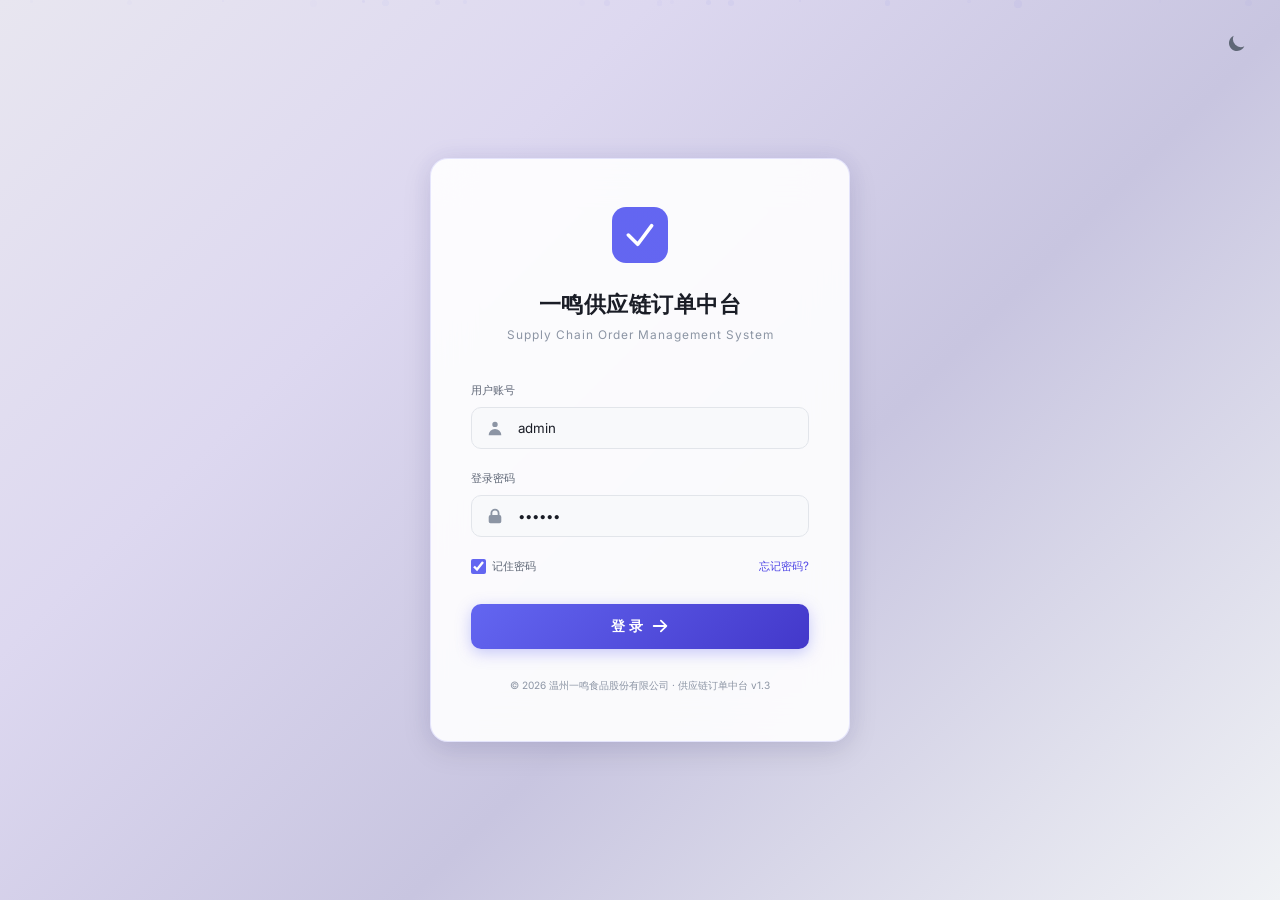
<file: index.html>
<!DOCTYPE html>
<html lang="zh-CN">
<head>
    <meta charset="UTF-8">
    <meta name="viewport" content="width=device-width, initial-scale=1.0">
    <title>一鸣供应链订单中台 OMS</title>
    <meta name="description" content="一鸣食品供应链订单中台管理系统 - 多渠道订单统一管理平台">
    <link href="https://fonts.googleapis.com/css2?family=Inter:wght@300;400;500;600;700;800&display=swap" rel="stylesheet">
    <link rel="stylesheet" href="styles.css">
</head>
<body>
    <!-- Login Page -->
    <div id="login-page" class="login-page">
        <button class="theme-toggle" onclick="toggleTheme()" style="position:absolute;top:24px;right:24px;z-index:10">
            <svg class="icon-moon" viewBox="0 0 20 20" fill="currentColor"><path d="M17.293 13.293A8 8 0 016.707 2.707a8.001 8.001 0 1010.586 10.586z"/></svg>
            <svg class="icon-sun" viewBox="0 0 20 20" fill="currentColor"><path fill-rule="evenodd" d="M10 2a1 1 0 011 1v1a1 1 0 11-2 0V3a1 1 0 011-1zm4 8a4 4 0 11-8 0 4 4 0 018 0zm-.464 4.95l.707.707a1 1 0 001.414-1.414l-.707-.707a1 1 0 00-1.414 1.414zm2.12-10.607a1 1 0 010 1.414l-.706.707a1 1 0 11-1.414-1.414l.707-.707a1 1 0 011.414 0zM17 11a1 1 0 100-2h-1a1 1 0 100 2h1zm-7 4a1 1 0 011 1v1a1 1 0 11-2 0v-1a1 1 0 011-1zM5.05 6.464A1 1 0 106.465 5.05l-.708-.707a1 1 0 00-1.414 1.414l.707.707zm1.414 8.486l-.707.707a1 1 0 01-1.414-1.414l.707-.707a1 1 0 011.414 1.414zM4 11a1 1 0 100-2H3a1 1 0 000 2h1z" clip-rule="evenodd"/></svg>
        </button>
        <div class="login-particles" id="particles"></div>
        <div class="login-container">
            <div class="login-brand">
                <div class="login-logo">
                    <svg viewBox="0 0 48 48" fill="none">
                        <rect width="48" height="48" rx="12" fill="url(#logo-grad)"/>
                        <path d="M14 24L22 32L34 16" stroke="white" stroke-width="3" stroke-linecap="round" stroke-linejoin="round"/>
                        <defs><linearGradient id="logo-grad" x1="0" y1="0" x2="48" y2="48"><stop stop-color="#6366f1"/><stop offset="1" stop-color="#8b5cf6"/></linearGradient></defs>
                    </svg>
                </div>
                <h1>一鸣供应链订单中台</h1>
                <p class="login-subtitle">Supply Chain Order Management System</p>
            </div>
            <form class="login-form" onsubmit="handleLogin(event)">
                <div class="form-group">
                    <label for="username">用户账号</label>
                    <div class="input-wrapper">
                        <svg class="input-icon" viewBox="0 0 20 20" fill="currentColor"><path fill-rule="evenodd" d="M10 9a3 3 0 100-6 3 3 0 000 6zm-7 9a7 7 0 1114 0H3z" clip-rule="evenodd"/></svg>
                        <input type="text" id="username" placeholder="请输入域账号" value="admin" autocomplete="off">
                    </div>
                </div>
                <div class="form-group">
                    <label for="password">登录密码</label>
                    <div class="input-wrapper">
                        <svg class="input-icon" viewBox="0 0 20 20" fill="currentColor"><path fill-rule="evenodd" d="M5 9V7a5 5 0 0110 0v2a2 2 0 012 2v5a2 2 0 01-2 2H5a2 2 0 01-2-2v-5a2 2 0 012-2zm8-2v2H7V7a3 3 0 016 0z" clip-rule="evenodd"/></svg>
                        <input type="password" id="password" placeholder="请输入密码" value="123456">
                    </div>
                </div>
                <div class="form-options">
                    <label class="checkbox-label">
                        <input type="checkbox" checked> <span>记住密码</span>
                    </label>
                    <a href="#" class="forgot-link">忘记密码?</a>
                </div>
                <button type="submit" class="login-btn">
                    <span>登 录</span>
                    <svg viewBox="0 0 20 20" fill="currentColor" class="btn-arrow"><path fill-rule="evenodd" d="M10.293 3.293a1 1 0 011.414 0l6 6a1 1 0 010 1.414l-6 6a1 1 0 01-1.414-1.414L14.586 11H3a1 1 0 110-2h11.586l-4.293-4.293a1 1 0 010-1.414z" clip-rule="evenodd"/></svg>
                </button>
            </form>
            <div class="login-footer">
                <p>© 2026 温州一鸣食品股份有限公司 · 供应链订单中台 v1.3</p>
            </div>
        </div>
    </div>

    <!-- Main Application -->
    <div id="app" class="app" style="display:none">
        <!-- Sidebar -->
        <aside class="sidebar" id="sidebar">
            <div class="sidebar-header">
                <div class="sidebar-logo">
                    <svg viewBox="0 0 32 32" fill="none"><rect width="32" height="32" rx="8" fill="url(#sg)"/><path d="M10 16L14 20L22 12" stroke="white" stroke-width="2.5" stroke-linecap="round" stroke-linejoin="round"/><defs><linearGradient id="sg" x1="0" y1="0" x2="32" y2="32"><stop stop-color="#6366f1"/><stop offset="1" stop-color="#8b5cf6"/></linearGradient></defs></svg>
                </div>
                <div class="sidebar-title">
                    <h2>订单中台</h2>
                    <span>OMS</span>
                </div>
            </div>
            <nav class="sidebar-nav">
                <div class="nav-section-title">主菜单</div>
                <a href="#" class="nav-item active" data-page="dashboard" onclick="navigateTo('dashboard', this)">
                    <svg viewBox="0 0 20 20" fill="currentColor"><path d="M3 4a1 1 0 011-1h12a1 1 0 011 1v2a1 1 0 01-1 1H4a1 1 0 01-1-1V4zm0 6a1 1 0 011-1h6a1 1 0 011 1v6a1 1 0 01-1 1H4a1 1 0 01-1-1v-6zm10 0a1 1 0 011-1h2a1 1 0 011 1v6a1 1 0 01-1 1h-2a1 1 0 01-1-1v-6z"/></svg>
                    <span>工作台</span>
                </a>
                <div class="nav-section-title">业务管理</div>
                <a href="#" class="nav-item" data-page="order-review" onclick="navigateTo('order-review', this)">
                    <svg viewBox="0 0 20 20" fill="currentColor"><path d="M9 2a1 1 0 000 2h2a1 1 0 100-2H9z"/><path fill-rule="evenodd" d="M4 5a2 2 0 012-2 3 3 0 003 3h2a3 3 0 003-3 2 2 0 012 2v11a2 2 0 01-2 2H6a2 2 0 01-2-2V5zm9.707 5.707a1 1 0 00-1.414-1.414L9 12.586l-1.293-1.293a1 1 0 00-1.414 1.414l2 2a1 1 0 001.414 0l4-4z" clip-rule="evenodd"/></svg>
                    <span>订单审核</span>
                    <span class="nav-badge">12</span>
                </a>
                <a href="#" class="nav-item" data-page="order-create" onclick="navigateTo('order-create', this)">
                    <svg viewBox="0 0 20 20" fill="currentColor"><path fill-rule="evenodd" d="M6 2a2 2 0 00-2 2v12a2 2 0 002 2h8a2 2 0 002-2V7.414A2 2 0 0015.414 6L12 2.586A2 2 0 0010.586 2H6zm5 6a1 1 0 10-2 0v2H7a1 1 0 100 2h2v2a1 1 0 102 0v-2h2a1 1 0 100-2h-2V8z" clip-rule="evenodd"/></svg>
                    <span>订单新建</span>
                </a>
                <a href="#" class="nav-item" data-page="order-query" onclick="navigateTo('order-query', this)">
                    <svg viewBox="0 0 20 20" fill="currentColor"><path fill-rule="evenodd" d="M8 4a4 4 0 100 8 4 4 0 000-8zM2 8a6 6 0 1110.89 3.476l4.817 4.817a1 1 0 01-1.414 1.414l-4.816-4.816A6 6 0 012 8z" clip-rule="evenodd"/></svg>
                    <span>订单查询</span>
                </a>
                <a href="#" class="nav-item" data-page="order-transfer" onclick="navigateTo('order-transfer', this)">
                    <svg viewBox="0 0 20 20" fill="currentColor"><path d="M8 5a1 1 0 100 2h5.586l-1.293 1.293a1 1 0 001.414 1.414l3-3a1 1 0 000-1.414l-3-3a1 1 0 10-1.414 1.414L13.586 5H8zM12 15a1 1 0 100-2H6.414l1.293-1.293a1 1 0 10-1.414-1.414l-3 3a1 1 0 000 1.414l3 3a1 1 0 001.414-1.414L6.414 15H12z"/></svg>
                    <span>订单调货</span>
                </a>
                <div class="nav-section-title">后台管理</div>
                <a href="#" class="nav-item" data-page="rule-deadline" onclick="navigateTo('rule-deadline', this)">
                    <svg viewBox="0 0 20 20" fill="currentColor"><path fill-rule="evenodd" d="M10 18a8 8 0 100-16 8 8 0 000 16zm1-12a1 1 0 10-2 0v4a1 1 0 00.293.707l2.828 2.829a1 1 0 101.415-1.415L11 9.586V6z" clip-rule="evenodd"/></svg>
                    <span>截止时间规则</span>
                </a>
                <a href="#" class="nav-item" data-page="rule-gift" onclick="navigateTo('rule-gift', this)">
                    <svg viewBox="0 0 20 20" fill="currentColor"><path fill-rule="evenodd" d="M5 5a3 3 0 015-2.236A3 3 0 0114.83 6H16a2 2 0 110 4h-5V9a1 1 0 10-2 0v1H4a2 2 0 110-4h1.17C5.06 5.687 5 5.35 5 5zm4 1V5a1 1 0 10-1 1h1zm2 0a1 1 0 10-1-1v1h1z" clip-rule="evenodd"/><path d="M9 11H3v5a2 2 0 002 2h4v-7zm2 7h4a2 2 0 002-2v-5h-6v7z"/></svg>
                    <span>附赠品规则</span>
                </a>
                <a href="#" class="nav-item" data-page="rule-bom" onclick="navigateTo('rule-bom', this)">
                    <svg viewBox="0 0 20 20" fill="currentColor"><path d="M7 3a1 1 0 000 2h6a1 1 0 100-2H7zM4 7a1 1 0 011-1h10a1 1 0 110 2H5a1 1 0 01-1-1zm-2 4a2 2 0 012-2h12a2 2 0 012 2v4a2 2 0 01-2 2H4a2 2 0 01-2-2v-4z"/></svg>
                    <span>组合商品BOM</span>
                </a>
                <a href="#" class="nav-item" data-page="rule-noorder" onclick="navigateTo('rule-noorder', this)">
                    <svg viewBox="0 0 20 20" fill="currentColor"><path fill-rule="evenodd" d="M13.477 14.89A6 6 0 015.11 6.524l8.367 8.368zm1.414-1.414L6.524 5.11a6 6 0 018.367 8.367zM18 10a8 8 0 11-16 0 8 8 0 0116 0z" clip-rule="evenodd"/></svg>
                    <span>不可要货规则</span>
                </a>
                <a href="#" class="nav-item" data-page="rule-urgent" onclick="navigateTo('rule-urgent', this)">
                    <svg viewBox="0 0 20 20" fill="currentColor"><path fill-rule="evenodd" d="M11.3 1.046A1 1 0 0112 2v5h4a1 1 0 01.82 1.573l-7 10A1 1 0 018 18v-5H4a1 1 0 01-.82-1.573l7-10a1 1 0 011.12-.38z" clip-rule="evenodd"/></svg>
                    <span>紧急加单数量</span>
                </a>
                <a href="#" class="nav-item" data-page="rule-transfer" onclick="navigateTo('rule-transfer', this)">
                    <svg viewBox="0 0 20 20" fill="currentColor"><path d="M8 5a1 1 0 100 2h5.586l-1.293 1.293a1 1 0 001.414 1.414l3-3a1 1 0 000-1.414l-3-3a1 1 0 10-1.414 1.414L13.586 5H8zM12 15a1 1 0 100-2H6.414l1.293-1.293a1 1 0 10-1.414-1.414l-3 3a1 1 0 000 1.414l3 3a1 1 0 001.414-1.414L6.414 15H12z"/></svg>
                    <span>调货规则</span>
                </a>
                <a href="#" class="nav-item" data-page="rule-audit" onclick="navigateTo('rule-audit', this)">
                    <svg viewBox="0 0 20 20" fill="currentColor"><path fill-rule="evenodd" d="M6 2a1 1 0 00-1 1v1H4a2 2 0 00-2 2v10a2 2 0 002 2h12a2 2 0 002-2V6a2 2 0 00-2-2h-1V3a1 1 0 10-2 0v1H7V3a1 1 0 00-1-1zm0 5a1 1 0 000 2h8a1 1 0 100-2H6z" clip-rule="evenodd"/></svg>
                    <span>定时审核规则</span>
                </a>
                <a href="#" class="nav-item" data-page="rule-split" onclick="navigateTo('rule-split', this)">
                    <svg viewBox="0 0 20 20" fill="currentColor"><path d="M2 6a2 2 0 012-2h5l2 2h5a2 2 0 012 2v6a2 2 0 01-2 2H4a2 2 0 01-2-2V6z"/></svg>
                    <span>物流拆单分类</span>
                </a>
                <a href="#" class="nav-item" data-page="rule-store" onclick="navigateTo('rule-store', this)">
                    <svg viewBox="0 0 20 20" fill="currentColor"><path fill-rule="evenodd" d="M4 4a2 2 0 012-2h8a2 2 0 012 2v12a1 1 0 01-1 1h-2a1 1 0 01-1-1v-2a1 1 0 00-1-1H9a1 1 0 00-1 1v2a1 1 0 01-1 1H5a1 1 0 01-1-1V4zm3 1h2v2H7V5zm2 4H7v2h2V9zm2-4h2v2h-2V5zm2 4h-2v2h2V9z" clip-rule="evenodd"/></svg>
                    <span>奶吧开闭店</span>
                </a>
                <div class="nav-section-title">数据中心</div>
                <a href="#" class="nav-item" data-page="monitor" onclick="navigateTo('monitor', this)">
                    <svg viewBox="0 0 20 20" fill="currentColor"><path d="M3 4a1 1 0 011-1h12a1 1 0 011 1v2a1 1 0 01-1 1H4a1 1 0 01-1-1V4z"/><path fill-rule="evenodd" d="M3 10a1 1 0 011-1h12a1 1 0 011 1v6a1 1 0 01-1 1H4a1 1 0 01-1-1v-6zm2 1v4h8v-4H5z" clip-rule="evenodd"/></svg>
                    <span>订单监控</span>
                </a>
                <a href="#" class="nav-item" data-page="reports" onclick="navigateTo('reports', this)">
                    <svg viewBox="0 0 20 20" fill="currentColor"><path fill-rule="evenodd" d="M3 3a1 1 0 000 2v8a2 2 0 002 2h2.586l-1.293 1.293a1 1 0 101.414 1.414L10 15.414l2.293 2.293a1 1 0 001.414-1.414L12.414 15H15a2 2 0 002-2V5a1 1 0 100-2H3zm11 4a1 1 0 10-2 0v4a1 1 0 102 0V7zm-3 2a1 1 0 10-2 0v2a1 1 0 102 0V9zM8 11a1 1 0 10-2 0v0a1 1 0 102 0z" clip-rule="evenodd"/></svg>
                    <span>报表查询</span>
                </a>
                <a href="#" class="nav-item" data-page="messages" onclick="navigateTo('messages', this)">
                    <svg viewBox="0 0 20 20" fill="currentColor"><path d="M10 2a6 6 0 00-6 6v3.586l-.707.707A1 1 0 004 14h12a1 1 0 00.707-1.707L16 11.586V8a6 6 0 00-6-6zm0 16a3 3 0 01-3-3h6a3 3 0 01-3 3z"/></svg>
                    <span>消息通知</span>
                    <span class="nav-badge">3</span>
                </a>
                <div class="nav-section-title">日志管理</div>
                <a href="#" class="nav-item" data-page="log-operation" onclick="navigateTo('log-operation', this)">
                    <svg viewBox="0 0 20 20" fill="currentColor"><path fill-rule="evenodd" d="M4 4a2 2 0 012-2h4.586A2 2 0 0112 2.586L15.414 6A2 2 0 0116 7.414V16a2 2 0 01-2 2H6a2 2 0 01-2-2V4zm2 6a1 1 0 011-1h6a1 1 0 110 2H7a1 1 0 01-1-1zm1 3a1 1 0 100 2h6a1 1 0 100-2H7z" clip-rule="evenodd"/></svg>
                    <span>操作日志</span>
                </a>
                <a href="#" class="nav-item" data-page="log-system" onclick="navigateTo('log-system', this)">
                    <svg viewBox="0 0 20 20" fill="currentColor"><path fill-rule="evenodd" d="M2 5a2 2 0 012-2h12a2 2 0 012 2v10a2 2 0 01-2 2H4a2 2 0 01-2-2V5zm3.293 1.293a1 1 0 011.414 0l3 3a1 1 0 010 1.414l-3 3a1 1 0 01-1.414-1.414L7.586 10 5.293 7.707a1 1 0 010-1.414zM11 12a1 1 0 100 2h3a1 1 0 100-2h-3z" clip-rule="evenodd"/></svg>
                    <span>系统日志</span>
                </a>
                <div class="nav-section-title">系统设置</div>
                <a href="#" class="nav-item" data-page="settings" onclick="navigateTo('settings', this)">
                    <svg viewBox="0 0 20 20" fill="currentColor"><path fill-rule="evenodd" d="M11.49 3.17c-.38-1.56-2.6-1.56-2.98 0a1.532 1.532 0 01-2.286.948c-1.372-.836-2.942.734-2.106 2.106.54.886.061 2.042-.947 2.287-1.561.379-1.561 2.6 0 2.978a1.532 1.532 0 01.947 2.287c-.836 1.372.734 2.942 2.106 2.106a1.532 1.532 0 012.287.947c.379 1.561 2.6 1.561 2.978 0a1.533 1.533 0 012.287-.947c1.372.836 2.942-.734 2.106-2.106a1.533 1.533 0 01.947-2.287c1.561-.379 1.561-2.6 0-2.978a1.532 1.532 0 01-.947-2.287c.836-1.372-.734-2.942-2.106-2.106a1.532 1.532 0 01-2.287-.947zM10 13a3 3 0 100-6 3 3 0 000 6z" clip-rule="evenodd"/></svg>
                    <span>系统管理</span>
                </a>
            </nav>
            <div class="sidebar-footer">
                <div class="user-card" onclick="handleLogout()">
                    <div class="user-avatar">陈</div>
                    <div class="user-info">
                        <span class="user-name">陈文静</span>
                        <span class="user-role">订单中心专员</span>
                    </div>
                    <svg viewBox="0 0 20 20" fill="currentColor" class="logout-icon"><path fill-rule="evenodd" d="M3 3a1 1 0 00-1 1v12a1 1 0 102 0V4a1 1 0 00-1-1zm10.293 9.293a1 1 0 001.414 1.414l3-3a1 1 0 000-1.414l-3-3a1 1 0 10-1.414 1.414L14.586 9H7a1 1 0 100 2h7.586l-1.293 1.293z" clip-rule="evenodd"/></svg>
                </div>
            </div>
        </aside>

        <!-- Main Content -->
        <main class="main-content">
            <!-- Top Bar -->
            <header class="topbar">
                <div class="topbar-left">
                    <button class="menu-toggle" onclick="toggleSidebar()">
                        <svg viewBox="0 0 20 20" fill="currentColor"><path fill-rule="evenodd" d="M3 5a1 1 0 011-1h12a1 1 0 110 2H4a1 1 0 01-1-1zm0 5a1 1 0 011-1h12a1 1 0 110 2H4a1 1 0 01-1-1zm0 5a1 1 0 011-1h6a1 1 0 110 2H4a1 1 0 01-1-1z" clip-rule="evenodd"/></svg>
                    </button>
                    <div class="breadcrumb" id="breadcrumb">
                        <span>首页</span>
                        <span class="separator">›</span>
                        <span class="current">工作台</span>
                    </div>
                </div>
                <div class="topbar-right">
                    <div class="topbar-search">
                        <svg viewBox="0 0 20 20" fill="currentColor"><path fill-rule="evenodd" d="M8 4a4 4 0 100 8 4 4 0 000-8zM2 8a6 6 0 1110.89 3.476l4.817 4.817a1 1 0 01-1.414 1.414l-4.816-4.816A6 6 0 012 8z" clip-rule="evenodd"/></svg>
                        <input type="text" placeholder="搜索订单号、客户...">
                    </div>
                    <button class="theme-toggle" onclick="toggleTheme()" title="切换主题">
                        <svg class="icon-moon" viewBox="0 0 20 20" fill="currentColor"><path d="M17.293 13.293A8 8 0 016.707 2.707a8.001 8.001 0 1010.586 10.586z"/></svg>
                        <svg class="icon-sun" viewBox="0 0 20 20" fill="currentColor"><path fill-rule="evenodd" d="M10 2a1 1 0 011 1v1a1 1 0 11-2 0V3a1 1 0 011-1zm4 8a4 4 0 11-8 0 4 4 0 018 0zm-.464 4.95l.707.707a1 1 0 001.414-1.414l-.707-.707a1 1 0 00-1.414 1.414zm2.12-10.607a1 1 0 010 1.414l-.706.707a1 1 0 11-1.414-1.414l.707-.707a1 1 0 011.414 0zM17 11a1 1 0 100-2h-1a1 1 0 100 2h1zm-7 4a1 1 0 011 1v1a1 1 0 11-2 0v-1a1 1 0 011-1zM5.05 6.464A1 1 0 106.465 5.05l-.708-.707a1 1 0 00-1.414 1.414l.707.707zm1.414 8.486l-.707.707a1 1 0 01-1.414-1.414l.707-.707a1 1 0 011.414 1.414zM4 11a1 1 0 100-2H3a1 1 0 000 2h1z" clip-rule="evenodd"/></svg>
                    </button>
                    <button class="topbar-icon-btn notification-btn" onclick="showToast('info', '您有 3 条未读消息')">
                        <svg viewBox="0 0 20 20" fill="currentColor"><path d="M10 2a6 6 0 00-6 6v3.586l-.707.707A1 1 0 004 14h12a1 1 0 00.707-1.707L16 11.586V8a6 6 0 00-6-6zm0 16a3 3 0 01-3-3h6a3 3 0 01-3 3z"/></svg>
                        <span class="notification-dot"></span>
                    </button>
                    <button class="topbar-icon-btn" onclick="window.open('h5.html','_blank','width=430,height=750')">
                        <svg viewBox="0 0 20 20" fill="currentColor"><path fill-rule="evenodd" d="M7 2a2 2 0 00-2 2v12a2 2 0 002 2h6a2 2 0 002-2V4a2 2 0 00-2-2H7zm3 14a1 1 0 100-2 1 1 0 000 2z" clip-rule="evenodd"/></svg>
                    </button>
                </div>
            </header>

            <!-- Page Content Container -->
            <div class="page-content" id="page-content">
                <!-- Pages will be rendered here by JS -->
            </div>
        </main>
    </div>

    <!-- Toast Container -->
    <div class="toast-container" id="toast-container"></div>

    <!-- Modal Container -->
    <div class="modal-overlay" id="modal-overlay" onclick="closeModal()">
        <div class="modal-content" onclick="event.stopPropagation()">
            <div class="modal-header">
                <h3 id="modal-title">标题</h3>
                <button class="modal-close" onclick="closeModal()">×</button>
            </div>
            <div class="modal-body" id="modal-body"></div>
            <div class="modal-footer" id="modal-footer">
                <button class="btn btn-ghost" onclick="closeModal()">取消</button>
                <button class="btn btn-primary" onclick="closeModal(); showToast('success','操作成功')">提交</button>
            </div>
        </div>
    </div>

    <script src="data.js"></script>
    <script src="pages.js"></script>
    <script src="pages2.js"></script>
    <script src="pages3.js"></script>
    <script src="app.js"></script>
</body>
</html>
</file>
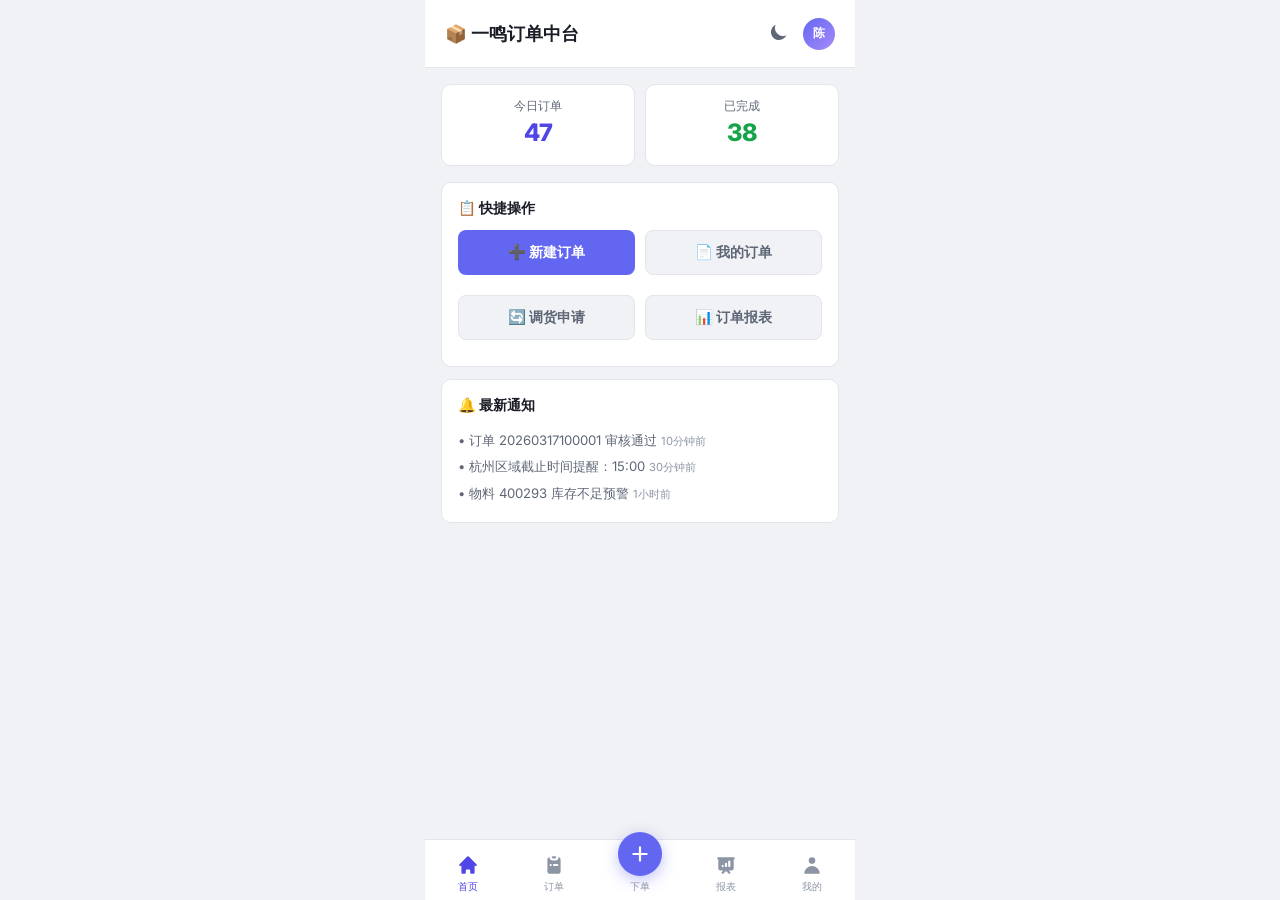
<file: h5.html>
<!DOCTYPE html>
<html lang="zh-CN">
<head>
<meta charset="UTF-8">
<meta name="viewport" content="width=device-width, initial-scale=1.0, maximum-scale=1.0, user-scalable=no">
<title>一鸣订单中台 - 移动端</title>
<link href="https://fonts.googleapis.com/css2?family=Inter:wght@400;500;600;700&display=swap" rel="stylesheet">
<style>
:root{--bg:#f0f2f5;--bg2:#ffffff;--bg3:#ffffff;--border:#e2e5ea;--text:#1a1d26;--text2:#5f6776;--text3:#8c95a4;--accent:#6366f1;--accent2:#4f46e5;--success:#16a34a;--warning:#d97706;--danger:#dc2626;--r:10px}
[data-theme="dark"]{--bg:#0f1117;--bg2:#161822;--bg3:#1e2235;--border:#2a2e42;--text:#e8eaed;--text2:#9ca3af;--text3:#6b7280;--accent:#6366f1;--accent2:#818cf8;--success:#22c55e;--warning:#f59e0b;--danger:#ef4444}
*{box-sizing:border-box;margin:0;padding:0}
body{font-family:'Inter',sans-serif;background:var(--bg);color:var(--text);min-height:100vh;max-width:430px;margin:0 auto;overflow-x:hidden}
.h5-header{position:sticky;top:0;z-index:10;background:var(--bg2);border-bottom:1px solid var(--border);padding:16px 20px;display:flex;align-items:center;justify-content:space-between}
.h5-header h1{font-size:1.1rem}
.h5-header .avatar{width:32px;height:32px;border-radius:50%;background:linear-gradient(135deg,var(--accent),#a78bfa);display:flex;align-items:center;justify-content:center;font-size:.75rem;font-weight:600;color:white}
.h5-page{display:none;padding:16px;padding-bottom:80px;animation:fadeUp .3s ease}
.h5-page.active{display:block}
@keyframes fadeUp{from{opacity:0;transform:translateY(10px)}to{opacity:1;transform:translateY(0)}}

/* Tab Bar */
.tab-bar{position:fixed;bottom:0;left:50%;transform:translateX(-50%);width:100%;max-width:430px;background:var(--bg2);border-top:1px solid var(--border);display:flex;padding:8px 0 env(safe-area-inset-bottom,8px);z-index:10}
.tab-item{flex:1;display:flex;flex-direction:column;align-items:center;gap:4px;padding:6px 0;color:var(--text3);font-size:.65rem;cursor:pointer;transition:.2s}
.tab-item.active{color:var(--accent2)}
.tab-item svg{width:22px;height:22px}

/* Cards */
.m-card{background:var(--bg3);border:1px solid var(--border);border-radius:var(--r);padding:16px;margin-bottom:12px}
.m-card h3{font-size:.9rem;margin-bottom:12px}
.m-stats{display:grid;grid-template-columns:1fr 1fr;gap:10px;margin-bottom:16px}
.m-stat{background:var(--bg3);border:1px solid var(--border);border-radius:var(--r);padding:14px;text-align:center}
.m-stat .val{font-size:1.5rem;font-weight:800;margin:4px 0}
.m-stat .lab{font-size:.72rem;color:var(--text2)}
.m-stat.accent .val{color:var(--accent2)}
.m-stat.success .val{color:var(--success)}

/* Order list */
.order-card{background:var(--bg3);border:1px solid var(--border);border-radius:var(--r);padding:14px;margin-bottom:10px}
.order-card .top{display:flex;justify-content:space-between;align-items:center;margin-bottom:8px}
.order-card .oid{font-size:.82rem;color:var(--accent2);font-weight:600}
.badge{display:inline-flex;align-items:center;gap:4px;padding:3px 8px;border-radius:12px;font-size:.68rem;font-weight:600}
.badge.s{background:rgba(34,197,94,.12);color:var(--success)}
.badge.w{background:rgba(245,158,11,.12);color:var(--warning)}
.badge.p{background:rgba(99,102,241,.12);color:var(--accent2)}
.order-card .info{font-size:.78rem;color:var(--text2);line-height:1.8}
.order-card .info b{color:var(--text);font-weight:500}

/* Create form */
.m-label{font-size:.78rem;color:var(--text2);margin-bottom:6px;display:block}
.m-input{width:100%;padding:10px 12px;background:var(--bg);border:1px solid var(--border);border-radius:8px;color:var(--text);font-size:.85rem;margin-bottom:14px}
.m-input:focus{border-color:var(--accent);outline:none}
.m-btn{width:100%;padding:12px;border:none;border-radius:8px;font-size:.9rem;font-weight:600;cursor:pointer;margin-bottom:10px}
.m-btn.primary{background:var(--accent);color:white}
.m-btn.ghost{background:var(--bg);border:1px solid var(--border);color:var(--text2)}
.m-btn:active{opacity:.8}

/* Item select */
.sku-item{display:flex;align-items:center;justify-content:space-between;padding:12px;border-bottom:1px solid var(--border)}
.sku-item .left .name{font-size:.85rem;font-weight:500}
.sku-item .left .code{font-size:.72rem;color:var(--text3)}
.sku-item .right{display:flex;align-items:center;gap:10px}
.qty-ctrl{display:flex;align-items:center;gap:0;border:1px solid var(--border);border-radius:6px;overflow:hidden}
.qty-ctrl button{width:30px;height:30px;background:var(--bg);color:var(--text);border:none;font-size:1rem;cursor:pointer}
.qty-ctrl input{width:40px;height:30px;text-align:center;background:var(--bg2);border:none;border-left:1px solid var(--border);border-right:1px solid var(--border);color:var(--text);font-size:.82rem}

.empty-state{text-align:center;padding:40px 20px;color:var(--text3);font-size:.85rem}
</style>
</head>
<body>
<div class="h5-header">
  <h1>📦 一鸣订单中台</h1>
  <div style="display:flex;align-items:center;gap:8px">
    <button onclick="toggleH5Theme()" style="background:none;border:none;padding:6px;color:var(--text2);cursor:pointer" title="切换主题">
      <svg id="h5-theme-icon" viewBox="0 0 20 20" fill="currentColor" style="width:20px;height:20px"><path d="M17.293 13.293A8 8 0 016.707 2.707a8.001 8.001 0 1010.586 10.586z"/></svg>
    </button>
    <div class="avatar">陈</div>
  </div>
</div>

<!-- Home -->
<div class="h5-page active" id="h5-home">
  <div class="m-stats">
    <div class="m-stat accent"><div class="lab">今日订单</div><div class="val">47</div></div>
    <div class="m-stat success"><div class="lab">已完成</div><div class="val">38</div></div>
  </div>
  <div class="m-card"><h3>📋 快捷操作</h3>
    <div style="display:grid;grid-template-columns:1fr 1fr;gap:10px">
      <button class="m-btn primary" onclick="switchTab('create')">➕ 新建订单</button>
      <button class="m-btn ghost" onclick="switchTab('orders')">📄 我的订单</button>
      <button class="m-btn ghost" onclick="switchTab('orders')">🔄 调货申请</button>
      <button class="m-btn ghost" onclick="switchTab('report')">📊 订单报表</button>
    </div>
  </div>
  <div class="m-card"><h3>🔔 最新通知</h3>
    <div style="font-size:.82rem;line-height:2;color:var(--text2)">
      <div>• 订单 20260317100001 审核通过 <span style="color:var(--text3);font-size:.7rem">10分钟前</span></div>
      <div>• 杭州区域截止时间提醒：15:00 <span style="color:var(--text3);font-size:.7rem">30分钟前</span></div>
      <div>• 物料 400293 库存不足预警 <span style="color:var(--text3);font-size:.7rem">1小时前</span></div>
    </div>
  </div>
</div>

<!-- Orders -->
<div class="h5-page" id="h5-orders">
  <div style="margin-bottom:12px"><input class="m-input" placeholder="🔍 搜索订单号、客户..." style="margin-bottom:0"></div>
  <div class="order-card"><div class="top"><span class="oid">20260317100001</span><span class="badge w">未审核</span></div><div class="info">客户：<b>染墨青茶肆萧山奥体印象城店</b><br>类型：拉式订单 | 金额：<b>¥12,580.00</b><br>交货日期：2026-03-19</div></div>
  <div class="order-card"><div class="top"><span class="oid">20260317100002</span><span class="badge w">未审核</span></div><div class="info">客户：<b>染墨青茶肆国大店</b><br>类型：拉式订单 | 金额：<b>¥8,340.00</b><br>交货日期：2026-03-19</div></div>
  <div class="order-card"><div class="top"><span class="oid">20260317100003</span><span class="badge s">已审核</span></div><div class="info">客户：<b>瑞安市婷轩副食品经营部</b><br>类型：销售订单 | 金额：<b>¥23,100.00</b><br>交货日期：2026-03-19</div></div>
  <div class="order-card"><div class="top"><span class="oid">20260316094500</span><span class="badge p">处理中</span></div><div class="info">客户：<b>一鸣真鲜奶吧城西店</b><br>类型：紧急加单 | 金额：<b>¥5,620.00</b><br>交货日期：2026-03-18</div></div>
</div>

<!-- Create -->
<div class="h5-page" id="h5-create">
  <div class="m-card">
    <h3>📝 第一步：选择客户</h3>
    <label class="m-label">订单类型 *</label>
    <select class="m-input"><option>ZR01 - 拉式订单</option><option>ZN20 - 销售订单</option><option>ZW11 - 紧急加单</option></select>
    <label class="m-label">交货日期 *</label>
    <input class="m-input" type="date" value="2026-03-19">
    <label class="m-label">选择客户 *</label>
    <select class="m-input"><option>N1001 - 染墨青茶肆萧山奥体印象城店</option><option>N1002 - 染墨青茶肆国大店</option><option>20694 - 瑞安市婷轩副食品经营部</option></select>
  </div>
  <div class="m-card">
    <h3>📦 第二步：选择物料</h3>
    <input class="m-input" placeholder="🔍 搜索物料编码或名称..." style="margin-bottom:6px">
    <div class="sku-item"><div class="left"><div class="name">DIY酸奶</div><div class="code">400293 · ¥40.00/瓶 · 截止T+2 15:00</div></div><div class="right"><div class="qty-ctrl"><button>−</button><input value="200"><button>+</button></div></div></div>
    <div class="sku-item"><div class="left"><div class="name">巧克力富力亚</div><div class="code">400330 · ¥12.50/个 · 截止T+1 12:00</div></div><div class="right"><div class="qty-ctrl"><button>−</button><input value="100"><button>+</button></div></div></div>
    <div class="sku-item"><div class="left"><div class="name">一鸣热奶饮料210ML</div><div class="code">400267 · ¥8.00/瓶 · 截止T+2 15:00</div></div><div class="right"><div class="qty-ctrl"><button>−</button><input value="50"><button>+</button></div></div></div>
  </div>
  <div class="m-card">
    <h3>📋 第三步：确认提交</h3>
    <div style="font-size:.82rem;color:var(--text2);line-height:2;margin-bottom:12px">
      <div>客户：<b style="color:var(--text)">N1001 染墨青茶肆萧山奥体印象城店</b></div>
      <div>类型：<b style="color:var(--text)">ZR01 拉式订单</b></div>
      <div>物料数：<b style="color:var(--text)">3种 · 350件</b></div>
      <div>金额合计：<b style="color:var(--accent2);font-size:.95rem">¥9,650.00</b></div>
    </div>
    <label class="m-label">备注</label>
    <input class="m-input" placeholder="选填备注信息">
    <button class="m-btn primary" onclick="alert('✅ 订单提交成功！\n订单号: 20260317153944')">提交订单</button>
  </div>
</div>

<!-- Report -->
<div class="h5-page" id="h5-report">
  <div class="m-stats">
    <div class="m-stat accent"><div class="lab">今日金额</div><div class="val">¥48K</div></div>
    <div class="m-stat success"><div class="lab">今日数量</div><div class="val">1,280</div></div>
  </div>
  <div class="m-card"><h3>📊 物料订单排行</h3>
    <div style="font-size:.82rem">
      ${[{n:'DIY酸奶',c:'400293',v:'¥8,000',p:90},{n:'一鸣热奶饮料210ML',c:'400267',v:'¥5,600',p:65},{n:'醇奶家纯牛奶200ml',c:'411237',v:'¥4,200',p:50},{n:'巧克力富力亚',c:'400330',v:'¥3,125',p:38},{n:'经典肉松面包',c:'400104',v:'¥2,800',p:32}].map((m,i)=>`
      <div style="margin-bottom:14px">
        <div style="display:flex;justify-content:space-between;margin-bottom:4px">
          <span style="color:var(--text2)">${i+1}. ${m.n}</span><span style="color:var(--text);font-weight:600">${m.v}</span>
        </div>
        <div style="height:6px;background:var(--bg);border-radius:3px;overflow:hidden">
          <div style="height:100%;width:${m.p}%;background:linear-gradient(90deg,var(--accent),var(--accent2));border-radius:3px;transition:width 1s ease"></div>
        </div>
      </div>`).join('')}
    </div>
  </div>
</div>

<!-- Profile -->
<div class="h5-page" id="h5-profile">
  <div style="text-align:center;padding:24px 0">
    <div style="width:64px;height:64px;border-radius:50%;background:linear-gradient(135deg,var(--accent),#a78bfa);display:inline-flex;align-items:center;justify-content:center;font-size:1.5rem;font-weight:700;color:white;margin-bottom:10px">陈</div>
    <h2 style="font-size:1.1rem">陈文静</h2>
    <p style="font-size:.78rem;color:var(--text3)">订单中心专员 · chenwj</p>
  </div>
  <div class="m-card" style="padding:0">
    ${['个人信息','修改密码','临时送货地址变更','消息通知设置','关于系统'].map(t=>`<div style="padding:14px 16px;border-bottom:1px solid var(--border);display:flex;justify-content:space-between;align-items:center;font-size:.85rem"><span>${t}</span><span style="color:var(--text3)">›</span></div>`).join('')}
  </div>
  <button class="m-btn ghost" style="margin-top:16px;color:var(--danger)" onclick="alert('已退出登录')">退出登录</button>
</div>

<!-- Tab Bar -->
<div class="tab-bar">
  <div class="tab-item active" onclick="switchTab('home')">
    <svg viewBox="0 0 20 20" fill="currentColor"><path d="M10.707 2.293a1 1 0 00-1.414 0l-7 7a1 1 0 001.414 1.414L4 10.414V17a1 1 0 001 1h2a1 1 0 001-1v-2a1 1 0 011-1h2a1 1 0 011 1v2a1 1 0 001 1h2a1 1 0 001-1v-6.586l.293.293a1 1 0 001.414-1.414l-7-7z"/></svg>
    <span>首页</span>
  </div>
  <div class="tab-item" onclick="switchTab('orders')">
    <svg viewBox="0 0 20 20" fill="currentColor"><path d="M9 2a1 1 0 000 2h2a1 1 0 100-2H9z"/><path fill-rule="evenodd" d="M4 5a2 2 0 012-2 3 3 0 003 3h2a3 3 0 003-3 2 2 0 012 2v11a2 2 0 01-2 2H6a2 2 0 01-2-2V5zm3 4a1 1 0 000 2h.01a1 1 0 100-2H7zm3 0a1 1 0 000 2h3a1 1 0 100-2h-3z" clip-rule="evenodd"/></svg>
    <span>订单</span>
  </div>
  <div class="tab-item" onclick="switchTab('create')" style="position:relative">
    <div style="width:44px;height:44px;border-radius:50%;background:var(--accent);display:flex;align-items:center;justify-content:center;margin-top:-22px;box-shadow:0 4px 15px rgba(99,102,241,.4)">
      <svg viewBox="0 0 20 20" fill="white" style="width:22px;height:22px"><path fill-rule="evenodd" d="M10 3a1 1 0 011 1v5h5a1 1 0 110 2h-5v5a1 1 0 11-2 0v-5H4a1 1 0 110-2h5V4a1 1 0 011-1z" clip-rule="evenodd"/></svg>
    </div>
    <span>下单</span>
  </div>
  <div class="tab-item" onclick="switchTab('report')">
    <svg viewBox="0 0 20 20" fill="currentColor"><path fill-rule="evenodd" d="M3 3a1 1 0 000 2v8a2 2 0 002 2h2.586l-1.293 1.293a1 1 0 101.414 1.414L10 15.414l2.293 2.293a1 1 0 001.414-1.414L12.414 15H15a2 2 0 002-2V5a1 1 0 100-2H3zm11 4a1 1 0 10-2 0v4a1 1 0 102 0V7zm-3 2a1 1 0 10-2 0v2a1 1 0 102 0V9zM8 11a1 1 0 10-2 0v0a1 1 0 102 0z" clip-rule="evenodd"/></svg>
    <span>报表</span>
  </div>
  <div class="tab-item" onclick="switchTab('profile')">
    <svg viewBox="0 0 20 20" fill="currentColor"><path fill-rule="evenodd" d="M10 9a3 3 0 100-6 3 3 0 000 6zm-7 9a7 7 0 1114 0H3z" clip-rule="evenodd"/></svg>
    <span>我的</span>
  </div>
</div>

<script>
function switchTab(id){
  document.querySelectorAll('.h5-page').forEach(p=>p.classList.remove('active'));
  document.getElementById('h5-'+id).classList.add('active');
  document.querySelectorAll('.tab-item').forEach(t=>t.classList.remove('active'));
  const tabs=['home','orders','create','report','profile'];
  const idx=tabs.indexOf(id);
  if(idx>=0) document.querySelectorAll('.tab-item')[idx].classList.add('active');
}
function toggleH5Theme(){
  const html=document.documentElement;
  const isDark=html.getAttribute('data-theme')==='dark';
  const icon=document.getElementById('h5-theme-icon');
  if(isDark){
    html.removeAttribute('data-theme');
    localStorage.setItem('oms-theme','light');
    icon.innerHTML='<path d="M17.293 13.293A8 8 0 016.707 2.707a8.001 8.001 0 1010.586 10.586z"/>';
  } else {
    html.setAttribute('data-theme','dark');
    localStorage.setItem('oms-theme','dark');
    icon.innerHTML='<path fill-rule="evenodd" d="M10 2a1 1 0 011 1v1a1 1 0 11-2 0V3a1 1 0 011-1zm4 8a4 4 0 11-8 0 4 4 0 018 0zm-.464 4.95l.707.707a1 1 0 001.414-1.414l-.707-.707a1 1 0 00-1.414 1.414zm2.12-10.607a1 1 0 010 1.414l-.706.707a1 1 0 11-1.414-1.414l.707-.707a1 1 0 011.414 0zM17 11a1 1 0 100-2h-1a1 1 0 100 2h1zm-7 4a1 1 0 011 1v1a1 1 0 11-2 0v-1a1 1 0 011-1zM5.05 6.464A1 1 0 106.465 5.05l-.708-.707a1 1 0 00-1.414 1.414l.707.707zm1.414 8.486l-.707.707a1 1 0 01-1.414-1.414l.707-.707a1 1 0 011.414 1.414zM4 11a1 1 0 100-2H3a1 1 0 000 2h1z" clip-rule="evenodd"/>';
  }
}
(function(){
  const saved=localStorage.getItem('oms-theme');
  if(saved==='dark'){
    document.documentElement.setAttribute('data-theme','dark');
    const icon=document.getElementById('h5-theme-icon');
    if(icon) icon.innerHTML='<path fill-rule="evenodd" d="M10 2a1 1 0 011 1v1a1 1 0 11-2 0V3a1 1 0 011-1zm4 8a4 4 0 11-8 0 4 4 0 018 0zm-.464 4.95l.707.707a1 1 0 001.414-1.414l-.707-.707a1 1 0 00-1.414 1.414zm2.12-10.607a1 1 0 010 1.414l-.706.707a1 1 0 11-1.414-1.414l.707-.707a1 1 0 011.414 0zM17 11a1 1 0 100-2h-1a1 1 0 100 2h1zm-7 4a1 1 0 011 1v1a1 1 0 11-2 0v-1a1 1 0 011-1zM5.05 6.464A1 1 0 106.465 5.05l-.708-.707a1 1 0 00-1.414 1.414l.707.707zm1.414 8.486l-.707.707a1 1 0 01-1.414-1.414l.707-.707a1 1 0 011.414 1.414zM4 11a1 1 0 100-2H3a1 1 0 000 2h1z" clip-rule="evenodd"/>';
  }
})();
</script>
</body>
</html>
</file>
<file: styles.css>
/* ========================================
   一鸣供应链订单中台 OMS — Design System
   ======================================== */

/* --- CSS Variables: Light Theme (Default) --- */
:root {
    --bg-primary: #f0f2f5;
    --bg-secondary: #ffffff;
    --bg-tertiary: #f5f6f8;
    --bg-card: #ffffff;
    --bg-hover: #f0f2f5;
    --bg-input: #f8f9fb;
    --border: #e2e5ea;
    --border-light: #d0d4db;
    --text-primary: #1a1d26;
    --text-secondary: #5f6776;
    --text-muted: #8c95a4;
    --accent: #6366f1;
    --accent-light: #4f46e5;
    --accent-dark: #4338ca;
    --accent-bg: rgba(99,102,241,0.08);
    --success: #16a34a;
    --success-bg: rgba(22,163,74,0.08);
    --warning: #d97706;
    --warning-bg: rgba(217,119,6,0.08);
    --danger: #dc2626;
    --danger-bg: rgba(220,38,38,0.08);
    --info: #2563eb;
    --info-bg: rgba(37,99,235,0.08);
    --sidebar-width: 260px;
    --topbar-height: 64px;
    --radius-sm: 6px;
    --radius-md: 10px;
    --radius-lg: 14px;
    --radius-xl: 18px;
    --shadow-sm: 0 1px 3px rgba(0,0,0,0.06);
    --shadow-md: 0 4px 12px rgba(0,0,0,0.08);
    --shadow-lg: 0 8px 30px rgba(0,0,0,0.1);
    --shadow-glow: 0 0 25px rgba(99,102,241,0.08);
    --transition: 0.25s cubic-bezier(0.4, 0, 0.2, 1);
    --login-bg: linear-gradient(135deg, #e8e6f0 0%, #ddd8f0 30%, #c8c5e0 60%, #f0f2f5 100%);
    --login-card-bg: rgba(255,255,255,0.9);
    --login-card-border: rgba(99,102,241,0.15);
    --login-particle: rgba(99,102,241,0.1);
}

/* --- CSS Variables: Dark Theme --- */
[data-theme="dark"] {
    --bg-primary: #0f1117;
    --bg-secondary: #161822;
    --bg-tertiary: #1c1f2e;
    --bg-card: #1e2235;
    --bg-hover: #252a3a;
    --bg-input: #1a1d2e;
    --border: #2a2e42;
    --border-light: #353a52;
    --text-primary: #e8eaed;
    --text-secondary: #9ca3af;
    --text-muted: #6b7280;
    --accent: #6366f1;
    --accent-light: #818cf8;
    --accent-dark: #4f46e5;
    --accent-bg: rgba(99,102,241,0.12);
    --success: #22c55e;
    --success-bg: rgba(34,197,94,0.12);
    --warning: #f59e0b;
    --warning-bg: rgba(245,158,11,0.12);
    --danger: #ef4444;
    --danger-bg: rgba(239,68,68,0.12);
    --info: #3b82f6;
    --info-bg: rgba(59,130,246,0.12);
    --shadow-sm: 0 1px 3px rgba(0,0,0,0.3);
    --shadow-md: 0 4px 12px rgba(0,0,0,0.4);
    --shadow-lg: 0 8px 30px rgba(0,0,0,0.5);
    --shadow-glow: 0 0 25px rgba(99,102,241,0.15);
    --login-bg: linear-gradient(135deg, #0f0c29 0%, #1a1440 30%, #24243e 60%, #0f1117 100%);
    --login-card-bg: rgba(30, 34, 53, 0.85);
    --login-card-border: rgba(99,102,241,0.2);
    --login-particle: rgba(99,102,241,0.15);
}

/* --- Reset & Base --- */
*, *::before, *::after { box-sizing: border-box; margin: 0; padding: 0; }
html { font-size: 14px; scroll-behavior: smooth; }
body {
    font-family: 'Inter', -apple-system, BlinkMacSystemFont, 'Segoe UI', sans-serif;
    background: var(--bg-primary);
    color: var(--text-primary);
    line-height: 1.6;
    overflow: hidden;
    height: 100vh;
    transition: background 0.3s ease, color 0.3s ease;
}
a { text-decoration: none; color: inherit; }
button { cursor: pointer; border: none; background: none; font-family: inherit; }
input, select, textarea { font-family: inherit; outline: none; }
::-webkit-scrollbar { width: 6px; height: 6px; }
::-webkit-scrollbar-track { background: transparent; }
::-webkit-scrollbar-thumb { background: var(--border); border-radius: 3px; }
::-webkit-scrollbar-thumb:hover { background: var(--border-light); }

/* --- Theme Toggle Button --- */
.theme-toggle {
    position: relative; padding: 9px; border-radius: var(--radius-md);
    color: var(--text-secondary); transition: var(--transition); cursor: pointer;
}
.theme-toggle:hover { background: var(--bg-hover); color: var(--text-primary); }
.theme-toggle svg { width: 20px; height: 20px; display: block; }
.theme-toggle .icon-sun { display: none; }
.theme-toggle .icon-moon { display: block; }
[data-theme="dark"] .theme-toggle .icon-sun { display: block; }
[data-theme="dark"] .theme-toggle .icon-moon { display: none; }

/* ========================================
   LOGIN PAGE
   ======================================== */
.login-page {
    position: fixed; inset: 0; display: flex; align-items: center; justify-content: center;
    background: var(--login-bg);
    z-index: 1000;
    transition: opacity 0.5s ease, transform 0.5s ease, background 0.3s ease;
}
.login-page.hiding { opacity: 0; transform: scale(1.05); pointer-events: none; }
.login-particles {
    position: absolute; inset: 0; overflow: hidden;
}
.login-particles .particle {
    position: absolute; border-radius: 50%;
    background: var(--login-particle);
    animation: float linear infinite;
}
@keyframes float {
    0% { transform: translateY(100vh) rotate(0deg); opacity: 0; }
    10% { opacity: 1; }
    90% { opacity: 1; }
    100% { transform: translateY(-100px) rotate(720deg); opacity: 0; }
}
.login-container {
    position: relative; z-index: 1;
    width: 420px; padding: 48px 40px;
    background: var(--login-card-bg);
    border: 1px solid var(--login-card-border);
    border-radius: var(--radius-xl);
    backdrop-filter: blur(20px);
    box-shadow: var(--shadow-lg), var(--shadow-glow);
    animation: slideUp 0.6s ease;
}
@keyframes slideUp {
    from { opacity: 0; transform: translateY(30px); }
    to { opacity: 1; transform: translateY(0); }
}
.login-brand { text-align: center; margin-bottom: 36px; }
.login-logo { display: inline-block; margin-bottom: 16px; animation: pulse 2s ease-in-out infinite; }
.login-logo svg { width: 56px; height: 56px; }
@keyframes pulse { 0%, 100% { transform: scale(1); } 50% { transform: scale(1.05); } }
.login-brand h1 { font-size: 1.6rem; font-weight: 700; letter-spacing: 0.5px; }
.login-subtitle { color: var(--text-muted); font-size: 0.85rem; margin-top: 4px; letter-spacing: 1px; }
.form-group { margin-bottom: 20px; }
.form-group label { display: block; font-size: 0.82rem; font-weight: 500; color: var(--text-secondary); margin-bottom: 8px; }
.input-wrapper {
    position: relative; display: flex; align-items: center;
    background: var(--bg-input); border: 1px solid var(--border);
    border-radius: var(--radius-md); transition: var(--transition);
}
.input-wrapper:focus-within { border-color: var(--accent); box-shadow: 0 0 0 3px var(--accent-bg); }
.input-icon { width: 18px; height: 18px; margin-left: 14px; color: var(--text-muted); flex-shrink: 0; }
.input-wrapper input {
    flex: 1; padding: 12px 14px; background: none; border: none; color: var(--text-primary);
    font-size: 0.95rem;
}
.input-wrapper input::placeholder { color: var(--text-muted); }
.form-options { display: flex; justify-content: space-between; align-items: center; margin-bottom: 28px; }
.checkbox-label {
    display: flex; align-items: center; gap: 6px; font-size: 0.82rem; color: var(--text-secondary); cursor: pointer;
}
.checkbox-label input[type="checkbox"] { accent-color: var(--accent); width: 15px; height: 15px; }
.forgot-link { font-size: 0.82rem; color: var(--accent-light); transition: color var(--transition); }
.forgot-link:hover { color: var(--accent); }
.login-btn {
    width: 100%; padding: 13px; border-radius: var(--radius-md);
    background: linear-gradient(135deg, var(--accent) 0%, var(--accent-dark) 100%);
    color: white; font-size: 1rem; font-weight: 600;
    display: flex; align-items: center; justify-content: center; gap: 8px;
    transition: var(--transition); box-shadow: 0 4px 15px rgba(99,102,241,0.35);
}
.login-btn:hover { transform: translateY(-2px); box-shadow: 0 6px 20px rgba(99,102,241,0.45); }
.login-btn:active { transform: translateY(0); }
.btn-arrow { width: 18px; height: 18px; transition: transform var(--transition); }
.login-btn:hover .btn-arrow { transform: translateX(4px); }
.login-footer { text-align: center; margin-top: 28px; }
.login-footer p { font-size: 0.72rem; color: var(--text-muted); }

/* ========================================
   APP LAYOUT
   ======================================== */
.app { display: flex; height: 100vh; }

/* --- Sidebar --- */
.sidebar {
    width: var(--sidebar-width); height: 100vh; display: flex; flex-direction: column;
    background: var(--bg-secondary); border-right: 1px solid var(--border);
    transition: width var(--transition), transform var(--transition);
    flex-shrink: 0; overflow: hidden; z-index: 50;
}
.sidebar.collapsed { width: 72px; }
.sidebar-header {
    display: flex; align-items: center; gap: 12px; padding: 20px 20px 16px;
    border-bottom: 1px solid var(--border);
}
.sidebar-logo svg { width: 32px; height: 32px; flex-shrink: 0; }
.sidebar-title h2 { font-size: 1.05rem; font-weight: 700; white-space: nowrap; }
.sidebar-title span { font-size: 0.7rem; color: var(--accent-light); letter-spacing: 2px; font-weight: 600; }
.sidebar.collapsed .sidebar-title { display: none; }
.sidebar-nav { flex: 1; padding: 12px 10px; overflow-y: auto; }
.nav-section-title {
    font-size: 0.68rem; font-weight: 600; color: var(--text-muted); text-transform: uppercase;
    letter-spacing: 1.5px; padding: 16px 12px 8px; white-space: nowrap;
}
.sidebar.collapsed .nav-section-title { text-align: center; padding: 16px 4px 8px; font-size: 0; }
.nav-item {
    display: flex; align-items: center; gap: 12px; padding: 10px 14px;
    border-radius: var(--radius-md); color: var(--text-secondary);
    transition: var(--transition); margin-bottom: 2px; white-space: nowrap; position: relative;
}
.nav-item svg { width: 20px; height: 20px; flex-shrink: 0; }
.nav-item:hover { background: var(--bg-hover); color: var(--text-primary); }
.nav-item.active {
    background: var(--accent-bg); color: var(--accent-light);
}
.nav-item.active::before {
    content: ''; position: absolute; left: 0; top: 50%; transform: translateY(-50%);
    width: 3px; height: 20px; background: var(--accent); border-radius: 0 3px 3px 0;
}
.nav-badge {
    margin-left: auto; background: var(--danger); color: white;
    font-size: 0.68rem; font-weight: 600; padding: 2px 7px;
    border-radius: 10px; min-width: 20px; text-align: center;
}
.sidebar.collapsed .nav-item span:not(.nav-badge) { display: none; }
.sidebar.collapsed .nav-badge { display: none; }
.sidebar-footer { padding: 12px; border-top: 1px solid var(--border); }
.user-card {
    display: flex; align-items: center; gap: 10px; padding: 10px 12px;
    border-radius: var(--radius-md); cursor: pointer; transition: var(--transition);
}
.user-card:hover { background: var(--bg-hover); }
.user-avatar {
    width: 36px; height: 36px; border-radius: 50%; flex-shrink: 0;
    background: linear-gradient(135deg, var(--accent), #a78bfa);
    display: flex; align-items: center; justify-content: center;
    font-size: 0.85rem; font-weight: 600; color: white;
}
.user-info { display: flex; flex-direction: column; overflow: hidden; }
.user-name { font-size: 0.85rem; font-weight: 600; }
.user-role { font-size: 0.7rem; color: var(--text-muted); }
.sidebar.collapsed .user-info { display: none; }
.logout-icon { width: 18px; height: 18px; color: var(--text-muted); margin-left: auto; flex-shrink: 0; }
.sidebar.collapsed .logout-icon { display: none; }

/* --- Main Content --- */
.main-content { flex: 1; display: flex; flex-direction: column; overflow: hidden; min-width: 0; }

/* --- Top Bar --- */
.topbar {
    height: var(--topbar-height); display: flex; align-items: center; justify-content: space-between;
    padding: 0 24px; background: var(--bg-secondary); border-bottom: 1px solid var(--border);
    flex-shrink: 0;
}
.topbar-left { display: flex; align-items: center; gap: 16px; }
.menu-toggle {
    padding: 8px; border-radius: var(--radius-sm); color: var(--text-secondary);
    transition: var(--transition);
}
.menu-toggle:hover { background: var(--bg-hover); color: var(--text-primary); }
.menu-toggle svg { width: 20px; height: 20px; }
.breadcrumb { display: flex; align-items: center; gap: 8px; font-size: 0.85rem; }
.breadcrumb .separator { color: var(--text-muted); }
.breadcrumb .current { color: var(--text-primary); font-weight: 500; }
.topbar-right { display: flex; align-items: center; gap: 8px; }
.topbar-search {
    display: flex; align-items: center; gap: 8px; padding: 8px 14px;
    background: var(--bg-input); border: 1px solid var(--border);
    border-radius: var(--radius-md); transition: var(--transition);
}
.topbar-search:focus-within { border-color: var(--accent); }
.topbar-search svg { width: 16px; height: 16px; color: var(--text-muted); flex-shrink: 0; }
.topbar-search input { border: none; background: none; color: var(--text-primary); font-size: 0.85rem; width: 180px; }
.topbar-search input::placeholder { color: var(--text-muted); }
.topbar-icon-btn {
    position: relative; padding: 9px; border-radius: var(--radius-md);
    color: var(--text-secondary); transition: var(--transition);
}
.topbar-icon-btn:hover { background: var(--bg-hover); color: var(--text-primary); }
.topbar-icon-btn svg { width: 20px; height: 20px; }
.notification-dot {
    position: absolute; top: 7px; right: 7px; width: 8px; height: 8px;
    background: var(--danger); border-radius: 50%; border: 2px solid var(--bg-secondary);
}

/* --- Page Content --- */
.page-content {
    flex: 1; overflow-y: auto; padding: 24px;
    background: var(--bg-primary);
}

/* ========================================
   DASHBOARD
   ======================================== */
.page-header { margin-bottom: 24px; }
.page-header h1 { font-size: 1.5rem; font-weight: 700; margin-bottom: 4px; }
.page-header p { color: var(--text-secondary); font-size: 0.9rem; }

/* Stats Grid */
.stats-grid { display: grid; grid-template-columns: repeat(4, 1fr); gap: 16px; margin-bottom: 24px; }
.stat-card {
    background: var(--bg-card); border: 1px solid var(--border); border-radius: var(--radius-lg);
    padding: 22px; position: relative; overflow: hidden; transition: var(--transition);
}
.stat-card:hover { transform: translateY(-3px); box-shadow: var(--shadow-md); border-color: var(--border-light); }
.stat-card::after {
    content: ''; position: absolute; top: 0; right: 0; width: 100px; height: 100px;
    border-radius: 50%; filter: blur(50px); opacity: 0.15;
}
.stat-card.accent::after { background: var(--accent); }
.stat-card.success::after { background: var(--success); }
.stat-card.warning::after { background: var(--warning); }
.stat-card.info::after { background: var(--info); }
.stat-icon {
    width: 42px; height: 42px; border-radius: var(--radius-md); display: flex;
    align-items: center; justify-content: center; margin-bottom: 14px;
}
.stat-icon svg { width: 22px; height: 22px; }
.stat-icon.accent { background: var(--accent-bg); color: var(--accent-light); }
.stat-icon.success { background: var(--success-bg); color: var(--success); }
.stat-icon.warning { background: var(--warning-bg); color: var(--warning); }
.stat-icon.info { background: var(--info-bg); color: var(--info); }
.stat-value { font-size: 1.8rem; font-weight: 800; margin-bottom: 4px; letter-spacing: -0.5px; }
.stat-label { font-size: 0.82rem; color: var(--text-secondary); }
.stat-trend { display: flex; align-items: center; gap: 4px; font-size: 0.75rem; margin-top: 8px; font-weight: 600; }
.stat-trend.up { color: var(--success); }
.stat-trend.down { color: var(--danger); }

/* Content Grid */
.content-grid { display: grid; grid-template-columns: 2fr 1fr; gap: 16px; }
.content-grid.three { grid-template-columns: 1fr 1fr 1fr; }

/* Card */
.card {
    background: var(--bg-card); border: 1px solid var(--border);
    border-radius: var(--radius-lg); overflow: hidden;
}
.card-header {
    display: flex; align-items: center; justify-content: space-between;
    padding: 18px 22px; border-bottom: 1px solid var(--border);
}
.card-header h3 { font-size: 1rem; font-weight: 600; }
.card-body { padding: 18px 22px; }
.card-body.no-padding { padding: 0; }

/* ========================================
   DATA TABLE
   ======================================== */
.table-toolbar {
    display: flex; flex-wrap: wrap; align-items: center; gap: 10px;
    margin-bottom: 16px;
}
.table-toolbar .filter-group {
    display: flex; align-items: center; gap: 8px; flex-wrap: wrap;
}
.filter-input, .filter-select {
    padding: 8px 12px; background: var(--bg-input); border: 1px solid var(--border);
    border-radius: var(--radius-sm); color: var(--text-primary); font-size: 0.85rem;
    transition: var(--transition);
}
.filter-input:focus, .filter-select:focus { border-color: var(--accent); }
.filter-select { appearance: none; padding-right: 30px; cursor: pointer;
    background-image: url("data:image/svg+xml,%3Csvg xmlns='http://www.w3.org/2000/svg' width='12' height='12' viewBox='0 0 24 24' fill='%236b7280'%3E%3Cpath d='M7 10l5 5 5-5z'/%3E%3C/svg%3E");
    background-repeat: no-repeat; background-position: right 10px center;
}
.toolbar-actions { display: flex; gap: 8px; margin-left: auto; }
.data-table { width: 100%; border-collapse: collapse; }
.data-table th {
    padding: 12px 16px; text-align: left; font-size: 0.78rem; font-weight: 600;
    color: var(--text-muted); text-transform: uppercase; letter-spacing: 0.5px;
    background: var(--bg-tertiary); border-bottom: 1px solid var(--border);
    white-space: nowrap; position: sticky; top: 0;
}
.data-table td {
    padding: 12px 16px; border-bottom: 1px solid var(--border); font-size: 0.85rem;
    white-space: nowrap;
}
.data-table tbody tr { transition: background var(--transition); }
.data-table tbody tr:hover { background: var(--bg-hover); }
.data-table tbody tr.selected { background: var(--accent-bg); }

/* Status Badge */
.status-badge {
    display: inline-flex; align-items: center; gap: 5px; padding: 4px 10px;
    border-radius: 20px; font-size: 0.75rem; font-weight: 600;
}
.status-badge::before {
    content: ''; width: 6px; height: 6px; border-radius: 50%;
}
.status-badge.success { background: var(--success-bg); color: var(--success); }
.status-badge.success::before { background: var(--success); }
.status-badge.warning { background: var(--warning-bg); color: var(--warning); }
.status-badge.warning::before { background: var(--warning); }
.status-badge.danger { background: var(--danger-bg); color: var(--danger); }
.status-badge.danger::before { background: var(--danger); }
.status-badge.info { background: var(--info-bg); color: var(--info); }
.status-badge.info::before { background: var(--info); }
.status-badge.neutral { background: rgba(107,114,128,0.15); color: var(--text-secondary); }
.status-badge.neutral::before { background: var(--text-secondary); }

/* Toggle Switch */
.toggle-switch {
    position: relative; width: 40px; height: 22px; cursor: pointer;
}
.toggle-switch input { opacity: 0; width: 0; height: 0; }
.toggle-slider {
    position: absolute; inset: 0; background: var(--border); border-radius: 11px;
    transition: var(--transition);
}
.toggle-slider::before {
    content: ''; position: absolute; width: 16px; height: 16px;
    left: 3px; bottom: 3px; background: white; border-radius: 50%;
    transition: var(--transition);
}
.toggle-switch input:checked + .toggle-slider { background: var(--success); }
.toggle-switch input:checked + .toggle-slider::before { transform: translateX(18px); }

/* Pagination */
.pagination {
    display: flex; align-items: center; justify-content: space-between;
    padding: 14px 0; font-size: 0.82rem; color: var(--text-secondary);
}
.pagination-btns { display: flex; gap: 4px; }
.pagination-btns button {
    padding: 6px 12px; border-radius: var(--radius-sm); font-size: 0.82rem;
    border: 1px solid var(--border); color: var(--text-secondary);
    background: var(--bg-card); transition: var(--transition);
}
.pagination-btns button:hover { border-color: var(--accent); color: var(--accent-light); }
.pagination-btns button.active { background: var(--accent); border-color: var(--accent); color: white; }

/* ========================================
   BUTTONS
   ======================================== */
.btn {
    display: inline-flex; align-items: center; gap: 6px; padding: 8px 16px;
    border-radius: var(--radius-sm); font-size: 0.85rem; font-weight: 500;
    transition: var(--transition); white-space: nowrap;
}
.btn svg { width: 16px; height: 16px; }
.btn-primary { background: var(--accent); color: white; }
.btn-primary:hover { background: var(--accent-dark); box-shadow: 0 4px 12px rgba(99,102,241,0.3); }
.btn-success { background: var(--success); color: white; }
.btn-success:hover { opacity: 0.9; }
.btn-danger { background: var(--danger); color: white; }
.btn-danger:hover { opacity: 0.9; }
.btn-warning { background: var(--warning); color: #1a1a1a; }
.btn-ghost { background: var(--bg-hover); color: var(--text-secondary); border: 1px solid var(--border); }
.btn-ghost:hover { border-color: var(--border-light); color: var(--text-primary); }
.btn-sm { padding: 5px 10px; font-size: 0.78rem; }
.btn-icon { padding: 7px; border-radius: var(--radius-sm); }

/* ========================================
   CHARTS (CSS-based)
   ======================================== */
.chart-bar-group { display: flex; align-items: flex-end; gap: 16px; height: 180px; padding: 10px 0; }
.chart-bar-item { display: flex; flex-direction: column; align-items: center; gap: 8px; flex: 1; }
.chart-bar {
    width: 100%; max-width: 40px; border-radius: 6px 6px 0 0; transition: height 1s ease;
    position: relative;
}
.chart-bar.accent { background: linear-gradient(180deg, var(--accent-light), var(--accent)); }
.chart-bar.success { background: linear-gradient(180deg, #4ade80, var(--success)); }
.chart-bar.warning { background: linear-gradient(180deg, #fbbf24, var(--warning)); }
.chart-bar.info { background: linear-gradient(180deg, #60a5fa, var(--info)); }
.chart-bar-label { font-size: 0.72rem; color: var(--text-muted); }
.chart-bar-value { font-size: 0.72rem; font-weight: 600; color: var(--text-secondary); }

/* Mini chart inside stat cards */
.mini-chart { display: flex; align-items: flex-end; gap: 3px; height: 40px; margin-top: 12px; }
.mini-bar {
    flex: 1; border-radius: 2px; background: var(--accent-bg); transition: height 0.8s ease;
    min-width: 4px;
}

/* Activity List */
.activity-list { display: flex; flex-direction: column; }
.activity-item {
    display: flex; align-items: flex-start; gap: 12px; padding: 14px 0;
    border-bottom: 1px solid var(--border);
}
.activity-item:last-child { border-bottom: none; }
.activity-dot {
    width: 8px; height: 8px; border-radius: 50%; margin-top: 6px; flex-shrink: 0;
}
.activity-dot.success { background: var(--success); box-shadow: 0 0 8px rgba(34,197,94,0.4); }
.activity-dot.warning { background: var(--warning); box-shadow: 0 0 8px rgba(245,158,11,0.4); }
.activity-dot.info { background: var(--info); box-shadow: 0 0 8px rgba(59,130,246,0.4); }
.activity-dot.danger { background: var(--danger); box-shadow: 0 0 8px rgba(239,68,68,0.4); }
.activity-text { font-size: 0.85rem; line-height: 1.5; }
.activity-time { font-size: 0.72rem; color: var(--text-muted); margin-top: 2px; }

/* ========================================
   MODAL
   ======================================== */
.modal-overlay {
    position: fixed; inset: 0; background: rgba(0,0,0,0.6); backdrop-filter: blur(4px);
    display: none; align-items: center; justify-content: center; z-index: 100;
    animation: fadeIn 0.2s ease;
}
.modal-overlay.show { display: flex; }
@keyframes fadeIn { from { opacity: 0; } to { opacity: 1; } }
.modal-content {
    background: var(--bg-card); border: 1px solid var(--border); border-radius: var(--radius-lg);
    width: 560px; max-width: 90vw; max-height: 85vh; overflow-y: auto;
    box-shadow: var(--shadow-lg); animation: modalSlide 0.3s ease;
}
@keyframes modalSlide { from { opacity: 0; transform: scale(0.95) translateY(10px); } to { opacity: 1; transform: scale(1) translateY(0); } }
.modal-header {
    display: flex; align-items: center; justify-content: space-between;
    padding: 20px 24px; border-bottom: 1px solid var(--border);
}
.modal-header h3 { font-size: 1.05rem; font-weight: 600; }
.modal-close {
    width: 32px; height: 32px; display: flex; align-items: center; justify-content: center;
    border-radius: var(--radius-sm); font-size: 1.2rem; color: var(--text-muted);
    transition: var(--transition);
}
.modal-close:hover { background: var(--bg-hover); color: var(--text-primary); }
.modal-body { padding: 24px; }
.modal-footer {
    display: flex; gap: 10px; justify-content: flex-end;
    padding: 16px 24px; border-top: 1px solid var(--border);
}

/* Form in modal */
.form-row { display: grid; grid-template-columns: 1fr 1fr; gap: 16px; margin-bottom: 16px; }
.form-row.single { grid-template-columns: 1fr; }
.form-field label { display: block; font-size: 0.82rem; font-weight: 500; color: var(--text-secondary); margin-bottom: 6px; }
.form-field label .required { color: var(--danger); margin-left: 2px; }
.form-control {
    width: 100%; padding: 9px 12px; background: var(--bg-input); border: 1px solid var(--border);
    border-radius: var(--radius-sm); color: var(--text-primary); font-size: 0.85rem;
    transition: var(--transition);
}
.form-control:focus { border-color: var(--accent); box-shadow: 0 0 0 3px var(--accent-bg); }
select.form-control { cursor: pointer; appearance: none;
    background-image: url("data:image/svg+xml,%3Csvg xmlns='http://www.w3.org/2000/svg' width='12' height='12' viewBox='0 0 24 24' fill='%236b7280'%3E%3Cpath d='M7 10l5 5 5-5z'/%3E%3C/svg%3E");
    background-repeat: no-repeat; background-position: right 10px center;
}

/* ========================================
   TOAST
   ======================================== */
.toast-container { position: fixed; top: 24px; right: 24px; z-index: 200; display: flex; flex-direction: column; gap: 10px; }
.toast {
    display: flex; align-items: center; gap: 10px; padding: 14px 20px;
    background: var(--bg-card); border: 1px solid var(--border);
    border-radius: var(--radius-md); box-shadow: var(--shadow-lg);
    animation: toastIn 0.3s ease; min-width: 280px;
}
.toast.removing { animation: toastOut 0.3s ease forwards; }
@keyframes toastIn { from { opacity: 0; transform: translateX(50px); } to { opacity: 1; transform: translateX(0); } }
@keyframes toastOut { to { opacity: 0; transform: translateX(50px); } }
.toast-icon { width: 20px; height: 20px; flex-shrink: 0; }
.toast.success .toast-icon { color: var(--success); }
.toast.info .toast-icon { color: var(--info); }
.toast.warning .toast-icon { color: var(--warning); }
.toast.danger .toast-icon { color: var(--danger); }
.toast-text { font-size: 0.85rem; }

/* ========================================
   MONITOR / REPORTS
   ======================================== */
.monitor-grid { display: grid; grid-template-columns: repeat(3, 1fr); gap: 16px; margin-bottom: 24px; }
.monitor-card {
    background: var(--bg-card); border: 1px solid var(--border); border-radius: var(--radius-lg);
    padding: 24px; text-align: center;
}
.monitor-value { font-size: 2.4rem; font-weight: 800; margin: 8px 0; }
.monitor-label { font-size: 0.85rem; color: var(--text-secondary); }
.monitor-sub { font-size: 0.75rem; color: var(--text-muted); margin-top: 6px; }
.progress-bar-container { height: 6px; background: var(--bg-tertiary); border-radius: 3px; margin-top: 14px; overflow: hidden; }
.progress-bar-fill { height: 100%; border-radius: 3px; transition: width 1.5s ease; }
.progress-bar-fill.accent { background: linear-gradient(90deg, var(--accent), var(--accent-light)); }
.progress-bar-fill.success { background: linear-gradient(90deg, var(--success), #4ade80); }
.progress-bar-fill.warning { background: linear-gradient(90deg, var(--warning), #fbbf24); }

/* Pipeline flow */
.pipeline { display: flex; align-items: center; gap: 0; margin: 24px 0; }
.pipeline-step {
    flex: 1; text-align: center; padding: 16px 10px;
    background: var(--bg-card); border: 1px solid var(--border);
    position: relative;
}
.pipeline-step:first-child { border-radius: var(--radius-md) 0 0 var(--radius-md); }
.pipeline-step:last-child { border-radius: 0 var(--radius-md) var(--radius-md) 0; }
.pipeline-step .step-num { font-size: 1.8rem; font-weight: 800; }
.pipeline-step .step-label { font-size: 0.78rem; color: var(--text-secondary); margin-top: 4px; }
.pipeline-arrow {
    display: flex; align-items: center; color: var(--accent-light); font-size: 1.2rem;
    padding: 0 2px; flex-shrink: 0;
}

/* ========================================
   ORDER CREATE FORM
   ======================================== */
.create-form-card {
    background: var(--bg-card); border: 1px solid var(--border);
    border-radius: var(--radius-lg); padding: 28px; margin-bottom: 20px;
}
.create-form-card h3 { font-size: 1rem; font-weight: 600; margin-bottom: 20px; padding-bottom: 12px; border-bottom: 1px solid var(--border); }
.form-grid { display: grid; grid-template-columns: repeat(3, 1fr); gap: 18px; }
.form-grid.two { grid-template-columns: 1fr 1fr; }
.inline-table { margin-top: 16px; }
.inline-table .data-table th { background: var(--bg-tertiary); }
.add-row-btn {
    width: 100%; padding: 10px; border: 2px dashed var(--border); border-radius: var(--radius-sm);
    color: var(--text-muted); font-size: 0.85rem; margin-top: 10px; transition: var(--transition);
}
.add-row-btn:hover { border-color: var(--accent); color: var(--accent-light); }

/* ========================================
   ANIMATIONS
   ======================================== */
.fade-in { animation: fadeIn 0.4s ease; }
.slide-in { animation: slideInUp 0.4s ease; }
@keyframes slideInUp {
    from { opacity: 0; transform: translateY(20px); }
    to { opacity: 1; transform: translateY(0); }
}

/* ========================================
   RESPONSIVE
   ======================================== */
@media (max-width: 1200px) {
    .stats-grid { grid-template-columns: repeat(2, 1fr); }
    .content-grid { grid-template-columns: 1fr; }
    .monitor-grid { grid-template-columns: repeat(2, 1fr); }
    .form-grid { grid-template-columns: 1fr 1fr; }
}
@media (max-width: 768px) {
    .sidebar { position: fixed; left: 0; top: 0; transform: translateX(-100%); z-index: 100; }
    .sidebar.mobile-open { transform: translateX(0); }
    .stats-grid { grid-template-columns: 1fr; }
    .form-grid { grid-template-columns: 1fr; }
    .topbar-search { display: none; }
}
</file>
